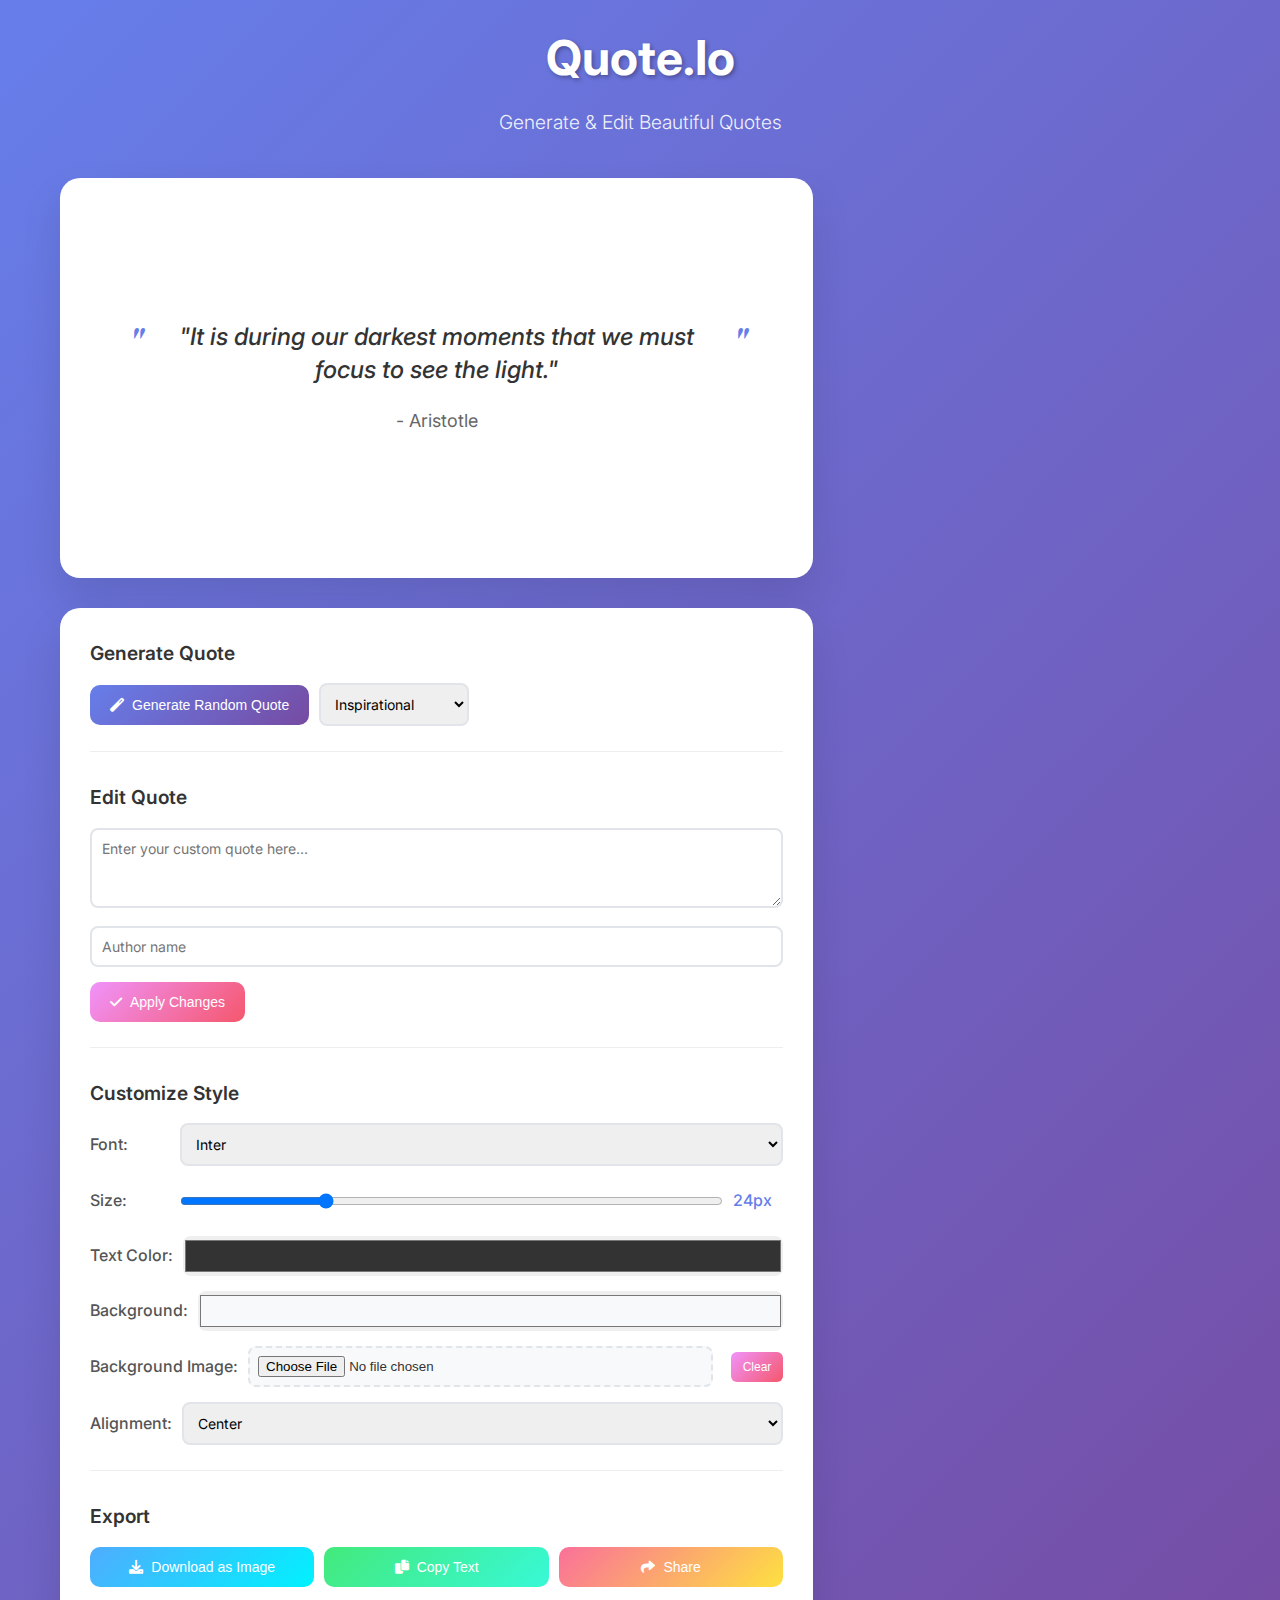
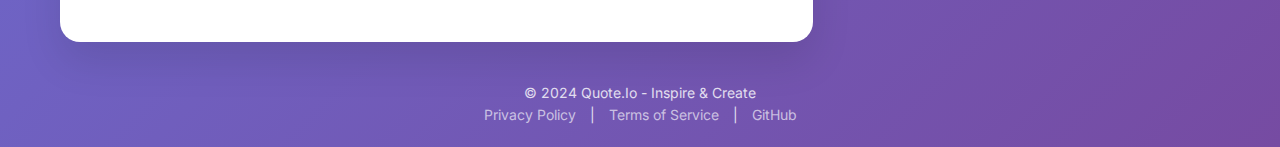
<file: index.html>
<!DOCTYPE html>
<html lang="en">
<head>
    <meta charset="UTF-8">
    <meta name="viewport" content="width=device-width, initial-scale=1.0">
    <title>Quote.Io - Generate & Edit Quotes</title>
    <link rel="stylesheet" href="styles.css">
    <link href="https://fonts.googleapis.com/css2?family=Inter:wght@300;400;500;600;700&family=Playfair+Display:wght@400;500;600;700&family=Roboto:wght@300;400;500;700&family=Open+Sans:wght@300;400;600;700&family=Lato:wght@300;400;700&family=Montserrat:wght@300;400;500;600;700&family=Poppins:wght@300;400;500;600;700&family=Merriweather:wght@300;400;700&family=Oswald:wght@300;400;500;600;700&family=Source+Sans+Pro:wght@300;400;600;700&family=Raleway:wght@300;400;500;600;700&family=Nunito:wght@300;400;600;700&family=Dancing+Script:wght@400;500;600;700&family=Pacifico&family=Lobster&family=Great+Vibes&family=Satisfy&family=Caveat:wght@400;500;600;700&family=Kalam:wght@300;400;700&family=Comfortaa:wght@300;400;500;600;700&display=swap" rel="stylesheet">
    <link rel="stylesheet" href="https://cdnjs.cloudflare.com/ajax/libs/font-awesome/6.0.0/css/all.min.css">
    
    <!-- Google AdSense -->
    <script async src="https://pagead2.googlesyndication.com/pagead/js/adsbygoogle.js?client=ca-pub-6962377793734299"
     crossorigin="anonymous"></script>
    
    <!-- Meta tags for better SEO and AdSense approval -->
    <meta name="description" content="Generate beautiful inspirational quotes with custom fonts, colors, and backgrounds. Download and share motivational quotes instantly.">
    <meta name="keywords" content="quotes, inspirational quotes, motivational quotes, quote generator, custom quotes, download quotes">
    <meta name="author" content="Quote.Io">
    <meta property="og:title" content="Quote.Io - Generate & Edit Beautiful Quotes">
    <meta property="og:description" content="Create stunning quote images with custom styling and share inspiration worldwide.">
    <meta property="og:type" content="website">
    <meta property="og:url" content="https://shakti826.github.io/quote-io">
    
    <!-- Google AdSense Account Verification -->
    <meta name="google-adsense-account" content="ca-pub-6962377793734299">
</head>
<body>
    <div class="container">
        <header class="header">
            <h1 class="logo">Quote.Io</h1>
            <p class="tagline">Generate & Edit Beautiful Quotes</p>
            
            <!-- Top Banner Ad -->
            <div class="ad-container ad-banner">
                <ins class="adsbygoogle"
                     style="display:block"
                     data-ad-client="ca-pub-6962377793734299"
                     data-ad-slot="1234567890"
                     data-ad-format="auto"
                     data-full-width-responsive="true"></ins>
            </div>
        </header>

        <main class="main-content">
            <!-- Quote Display Section -->
            <section class="quote-section">
                <div class="quote-container" id="quoteContainer">
                    <div class="quote-content">
                        <blockquote class="quote-text" id="quoteText">
                            "The only way to do great work is to love what you do."
                        </blockquote>
                        <cite class="quote-author" id="quoteAuthor">- Steve Jobs</cite>
                    </div>
                </div>
            </section>

            <!-- Side Ad (Mobile: Below quote, Desktop: Sidebar) -->
            <aside class="ad-container ad-sidebar">
                <ins class="adsbygoogle"
                     style="display:block"
                     data-ad-client="ca-pub-6962377793734299"
                     data-ad-slot="2345678901"
                     data-ad-format="auto"
                     data-full-width-responsive="true"></ins>
            </aside>

            <!-- Controls Section -->
            <section class="controls-section">
                <div class="control-group">
                    <h3>Generate Quote</h3>
                    <div class="button-group">
                        <button class="btn btn-primary" id="generateBtn">
                            <i class="fas fa-magic"></i> Generate Random Quote
                        </button>
                        <select class="category-select" id="categorySelect">
                            <option value="inspirational">Inspirational</option>
                            <option value="motivational">Motivational</option>
                            <option value="success">Success</option>
                            <option value="life">Life</option>
                            <option value="wisdom">Wisdom</option>
                            <option value="love">Love</option>
                        </select>
                    </div>
                </div>

                <!-- Middle Ad -->
                <div class="ad-container ad-middle">
                    <ins class="adsbygoogle"
                         style="display:block"
                         data-ad-client="ca-pub-6962377793734299"
                         data-ad-slot="3456789012"
                         data-ad-format="auto"
                         data-full-width-responsive="true"></ins>
                </div>

                <div class="control-group">
                    <h3>Edit Quote</h3>
                    <div class="edit-controls">
                        <textarea class="quote-input" id="quoteInput" placeholder="Enter your custom quote here..."></textarea>
                        <input type="text" class="author-input" id="authorInput" placeholder="Author name">
                        <button class="btn btn-secondary" id="applyEditBtn">
                            <i class="fas fa-check"></i> Apply Changes
                        </button>
                    </div>
                </div>

                <div class="control-group">
                    <h3>Customize Style</h3>
                    <div class="style-controls">
                        <div class="style-row">
                            <label for="fontFamily">Font:</label>
                            <select id="fontFamily">
                                <optgroup label="Sans Serif">
                                    <option value="Inter">Inter</option>
                                    <option value="Roboto">Roboto</option>
                                    <option value="Open Sans">Open Sans</option>
                                    <option value="Lato">Lato</option>
                                    <option value="Montserrat">Montserrat</option>
                                    <option value="Poppins">Poppins</option>
                                    <option value="Source Sans Pro">Source Sans Pro</option>
                                    <option value="Raleway">Raleway</option>
                                    <option value="Nunito">Nunito</option>
                                    <option value="Oswald">Oswald</option>
                                    <option value="Comfortaa">Comfortaa</option>
                                    <option value="Arial">Arial</option>
                                </optgroup>
                                <optgroup label="Serif">
                                    <option value="Playfair Display">Playfair Display</option>
                                    <option value="Merriweather">Merriweather</option>
                                    <option value="Georgia">Georgia</option>
                                    <option value="Times New Roman">Times New Roman</option>
                                </optgroup>
                                <optgroup label="Handwriting & Script">
                                    <option value="Dancing Script">Dancing Script</option>
                                    <option value="Pacifico">Pacifico</option>
                                    <option value="Lobster">Lobster</option>
                                    <option value="Great Vibes">Great Vibes</option>
                                    <option value="Satisfy">Satisfy</option>
                                    <option value="Caveat">Caveat</option>
                                    <option value="Kalam">Kalam</option>
                                </optgroup>
                            </select>
                        </div>
                        
                        <div class="style-row">
                            <label for="fontSize">Size:</label>
                            <input type="range" id="fontSize" min="16" max="48" value="24">
                            <span id="fontSizeValue">24px</span>
                        </div>
                        
                        <div class="style-row">
                            <label for="textColor">Text Color:</label>
                            <input type="color" id="textColor" value="#333333">
                        </div>
                        
                        <div class="style-row">
                            <label for="bgColor">Background:</label>
                            <input type="color" id="bgColor" value="#f8f9fa">
                        </div>
                        
                        <div class="style-row">
                            <label for="bgImage">Background Image:</label>
                            <input type="file" id="bgImage" accept="image/*">
                            <button type="button" class="btn-small" id="clearBgImage">Clear</button>
                        </div>
                        
                        <div class="style-row">
                            <label for="textAlign">Alignment:</label>
                            <select id="textAlign">
                                <option value="center">Center</option>
                                <option value="left">Left</option>
                                <option value="right">Right</option>
                            </select>
                        </div>
                    </div>
                </div>

                <div class="control-group">
                    <h3>Export</h3>
                    <div class="export-controls">
                        <button class="btn btn-success" id="downloadBtn">
                            <i class="fas fa-download"></i> Download as Image
                        </button>
                        <button class="btn btn-info" id="copyBtn">
                            <i class="fas fa-copy"></i> Copy Text
                        </button>
                        <button class="btn btn-warning" id="shareBtn">
                            <i class="fas fa-share"></i> Share
                        </button>
                    </div>
                </div>
            </section>
        </main>

        <!-- Bottom Ad -->
        <div class="ad-container ad-bottom">
            <ins class="adsbygoogle"
                 style="display:block"
                 data-ad-client="ca-pub-6962377793734299"
                 data-ad-slot="4567890123"
                 data-ad-format="auto"
                 data-full-width-responsive="true"></ins>
        </div>

        <footer class="footer">
            <p>&copy; 2024 Quote.Io - Inspire & Create</p>
            <p>
                <a href="privacy-policy.html" style="color: rgba(255,255,255,0.8); text-decoration: none; margin: 0 10px;">Privacy Policy</a> |
                <a href="terms-of-service.html" style="color: rgba(255,255,255,0.8); text-decoration: none; margin: 0 10px;">Terms of Service</a> |
                <a href="https://github.com/Shakti826/quote-io" target="_blank" style="color: rgba(255,255,255,0.8); text-decoration: none; margin: 0 10px;">GitHub</a>
            </p>
        </footer>
    </div>

    <script src="script.js"></script>
    
    <!-- Initialize AdSense -->
    <script>
        (adsbygoogle = window.adsbygoogle || []).push({});
        (adsbygoogle = window.adsbygoogle || []).push({});
        (adsbygoogle = window.adsbygoogle || []).push({});
        (adsbygoogle = window.adsbygoogle || []).push({});
    </script>
</body>
</html>
</file>
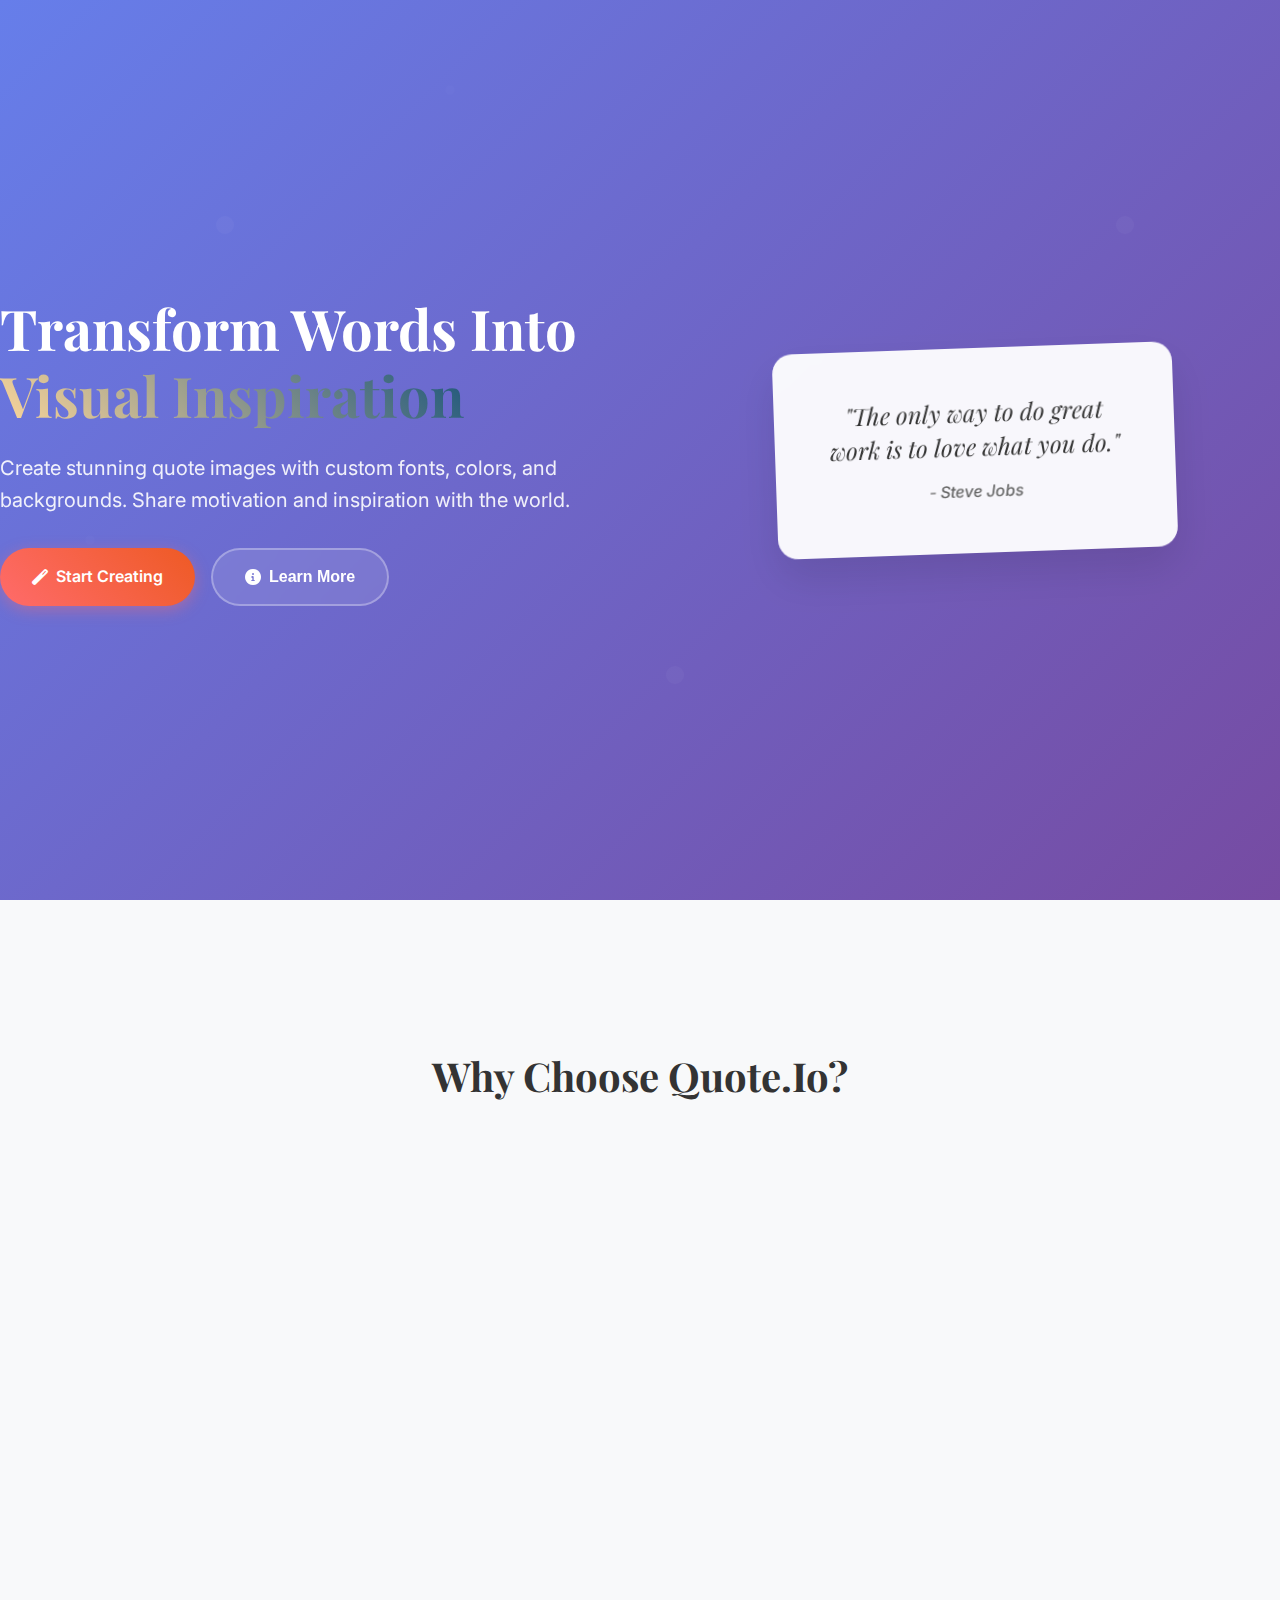
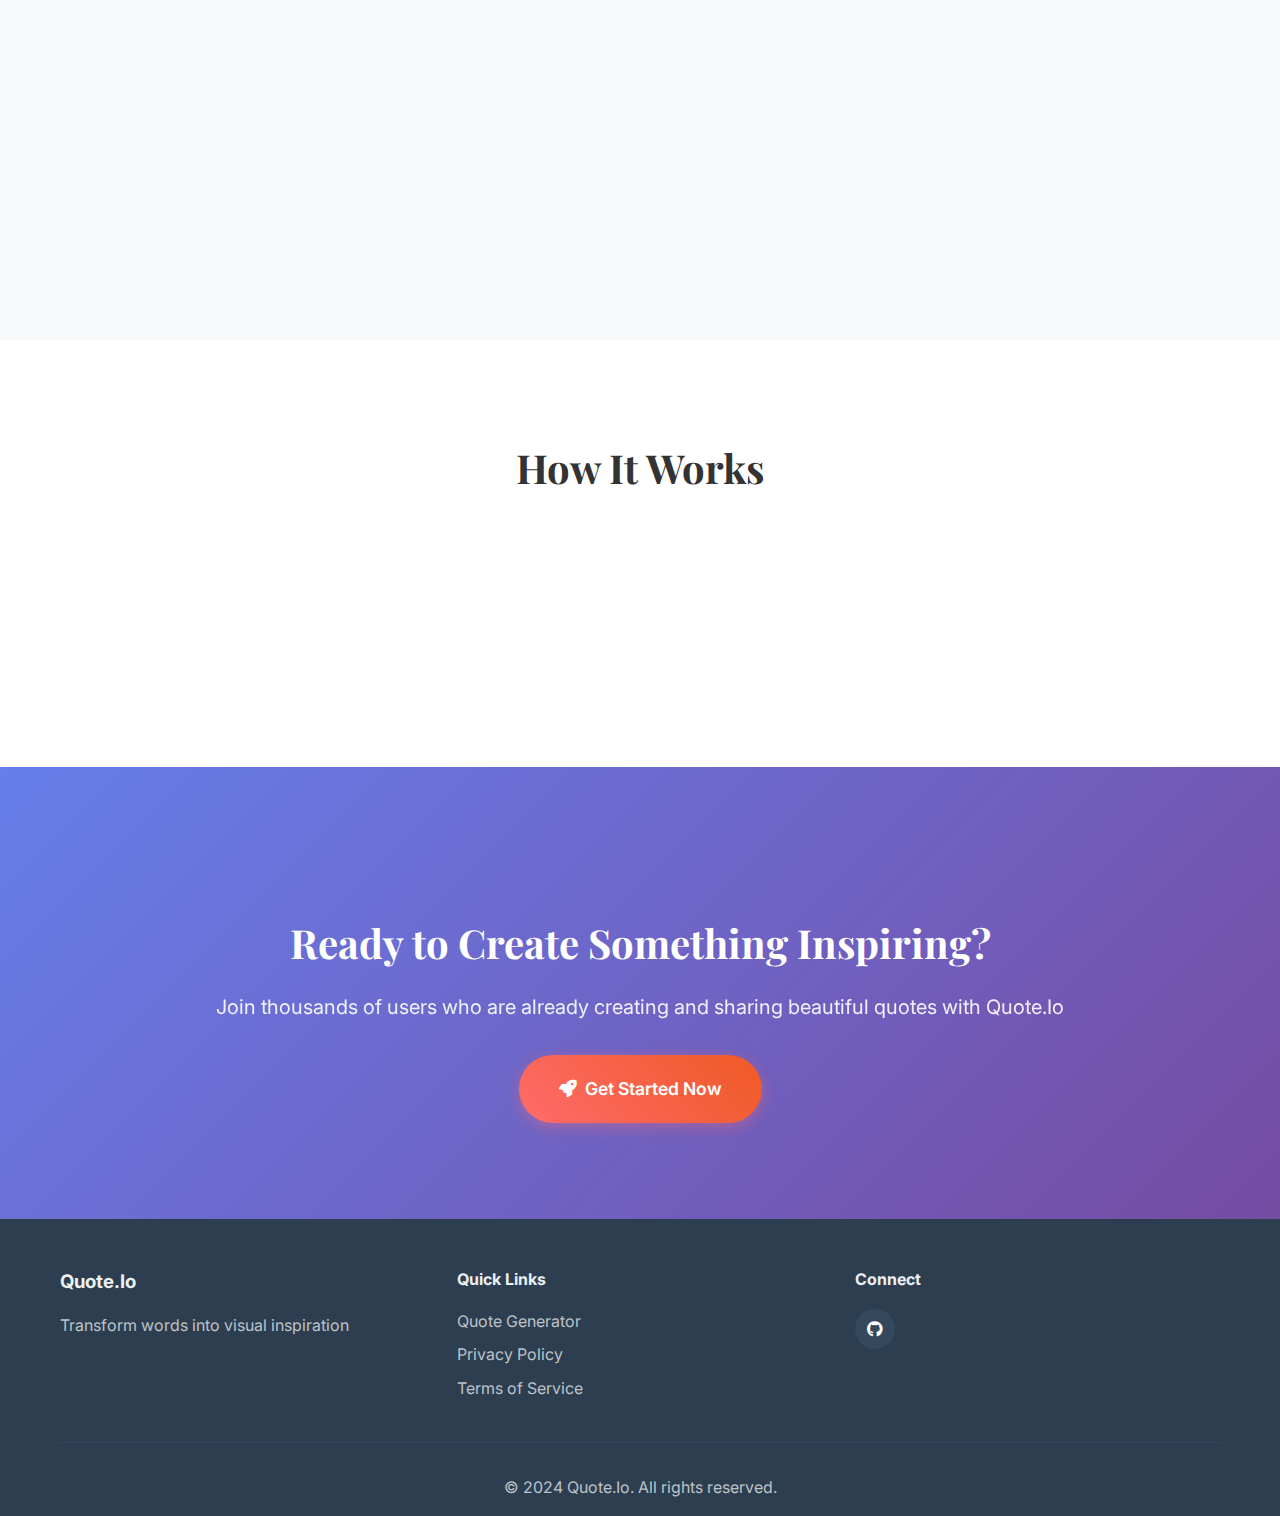
<file: landing.html>
<!DOCTYPE html>
<html lang="en">
<head>
    <meta charset="UTF-8">
    <meta name="viewport" content="width=device-width, initial-scale=1.0">
    <title>Quote.Io - Create Beautiful Inspirational Quotes</title>
    <link rel="stylesheet" href="landing-styles.css">
    <link href="https://fonts.googleapis.com/css2?family=Inter:wght@300;400;500;600;700&family=Playfair+Display:wght@400;500;600;700&display=swap" rel="stylesheet">
    <link rel="stylesheet" href="https://cdnjs.cloudflare.com/ajax/libs/font-awesome/6.0.0/css/all.min.css">
    
    <!-- Google AdSense -->
    <script async src="https://pagead2.googlesyndication.com/pagead/js/adsbygoogle.js?client=ca-pub-6962377793734299"
     crossorigin="anonymous"></script>
    
    <!-- Meta tags for SEO -->
    <meta name="description" content="Create stunning quote images with Quote.Io. Generate inspirational quotes, customize fonts and colors, and share beautiful motivational content instantly.">
    <meta name="keywords" content="quote generator, inspirational quotes, motivational quotes, custom quotes, quote maker, social media quotes">
    <meta name="author" content="Quote.Io">
    <meta property="og:title" content="Quote.Io - Create Beautiful Inspirational Quotes">
    <meta property="og:description" content="Transform words into visual inspiration with our powerful quote generator. Customize, create, and share beautiful quotes instantly.">
    <meta property="og:type" content="website">
</head>
<body>
    <!-- Hero Section -->
    <section class="hero">
        <div class="hero-container">
            <div class="hero-content">
                <h1 class="hero-title">
                    Transform Words Into 
                    <span class="highlight">Visual Inspiration</span>
                </h1>
                <p class="hero-subtitle">
                    Create stunning quote images with custom fonts, colors, and backgrounds. 
                    Share motivation and inspiration with the world.
                </p>
                <div class="hero-buttons">
                    <a href="index.html" class="btn btn-primary">
                        <i class="fas fa-magic"></i>
                        Start Creating
                    </a>
                    <button class="btn btn-secondary" onclick="scrollToFeatures()">
                        <i class="fas fa-info-circle"></i>
                        Learn More
                    </button>
                </div>
            </div>
            <div class="hero-visual">
                <div class="sample-quote">
                    <blockquote class="sample-text">
                        "The only way to do great work is to love what you do."
                    </blockquote>
                    <cite class="sample-author">- Steve Jobs</cite>
                </div>
            </div>
        </div>
    </section>

    <!-- Features Section -->
    <section class="features" id="features">
        <div class="container">
            <!-- Top Features Ad -->
            <div class="ad-container" style="text-align: center; margin-bottom: 3rem;">
                <ins class="adsbygoogle"
                     style="display:block"
                     data-ad-client="ca-pub-6962377793734299"
                     data-ad-slot="5678901234"
                     data-ad-format="auto"
                     data-full-width-responsive="true"></ins>
            </div>
            
            <h2 class="section-title">Why Choose Quote.Io?</h2>
            <div class="features-grid">
                <div class="feature-card">
                    <div class="feature-icon">
                        <i class="fas fa-palette"></i>
                    </div>
                    <h3>Custom Styling</h3>
                    <p>Choose from dozens of fonts, colors, and backgrounds to create quotes that match your style perfectly.</p>
                </div>
                
                <div class="feature-card">
                    <div class="feature-icon">
                        <i class="fas fa-random"></i>
                    </div>
                    <h3>Random Generation</h3>
                    <p>Get inspired with our curated collection of quotes from various categories including motivation, success, and wisdom.</p>
                </div>
                
                <div class="feature-card">
                    <div class="feature-icon">
                        <i class="fas fa-edit"></i>
                    </div>
                    <h3>Easy Editing</h3>
                    <p>Create your own quotes or modify existing ones with our intuitive editing interface.</p>
                </div>
                
                <div class="feature-card">
                    <div class="feature-icon">
                        <i class="fas fa-download"></i>
                    </div>
                    <h3>Instant Download</h3>
                    <p>Download your creations as high-quality images ready for social media, presentations, or printing.</p>
                </div>
                
                <div class="feature-card">
                    <div class="feature-icon">
                        <i class="fas fa-share-alt"></i>
                    </div>
                    <h3>Easy Sharing</h3>
                    <p>Share your inspirational quotes directly to social media or copy the text for quick sharing.</p>
                </div>
                
                <div class="feature-card">
                    <div class="feature-icon">
                        <i class="fas fa-mobile-alt"></i>
                    </div>
                    <h3>Mobile Friendly</h3>
                    <p>Create beautiful quotes on any device with our responsive design that works perfectly on mobile and desktop.</p>
                </div>
            </div>
        </div>
    </section>

    <!-- How It Works Section -->
    <section class="how-it-works">
        <div class="container">
            <h2 class="section-title">How It Works</h2>
            <div class="steps">
                <div class="step">
                    <div class="step-number">1</div>
                    <div class="step-content">
                        <h3>Generate or Create</h3>
                        <p>Start with a random inspirational quote or write your own custom message.</p>
                    </div>
                </div>
                
                <div class="step">
                    <div class="step-number">2</div>
                    <div class="step-content">
                        <h3>Customize Style</h3>
                        <p>Choose fonts, colors, backgrounds, and alignment to make your quote unique.</p>
                    </div>
                </div>
                
                <div class="step">
                    <div class="step-number">3</div>
                    <div class="step-content">
                        <h3>Download & Share</h3>
                        <p>Export your creation as an image or share the text directly to inspire others.</p>
                    </div>
                </div>
            </div>
        </div>
    </section>

    <!-- CTA Section -->
    <section class="cta">
        <div class="container">
            <!-- Pre-CTA Ad -->
            <div class="ad-container" style="text-align: center; margin-bottom: 3rem;">
                <ins class="adsbygoogle"
                     style="display:block"
                     data-ad-client="ca-pub-6962377793734299"
                     data-ad-slot="6789012345"
                     data-ad-format="auto"
                     data-full-width-responsive="true"></ins>
            </div>
            
            <div class="cta-content">
                <h2>Ready to Create Something Inspiring?</h2>
                <p>Join thousands of users who are already creating and sharing beautiful quotes with Quote.Io</p>
                <a href="index.html" class="btn btn-primary btn-large">
                    <i class="fas fa-rocket"></i>
                    Get Started Now
                </a>
            </div>
        </div>
    </section>

    <!-- Footer -->
    <footer class="footer">
        <div class="container">
            <div class="footer-content">
                <div class="footer-section">
                    <h3>Quote.Io</h3>
                    <p>Transform words into visual inspiration</p>
                </div>
                <div class="footer-section">
                    <h4>Quick Links</h4>
                    <ul>
                        <li><a href="index.html">Quote Generator</a></li>
                        <li><a href="privacy-policy.html">Privacy Policy</a></li>
                        <li><a href="terms-of-service.html">Terms of Service</a></li>
                    </ul>
                </div>
                <div class="footer-section">
                    <h4>Connect</h4>
                    <div class="social-links">
                        <a href="https://github.com/Shakti826/quote-io" target="_blank">
                            <i class="fab fa-github"></i>
                        </a>
                    </div>
                </div>
            </div>
            <div class="footer-bottom">
                <p>&copy; 2024 Quote.Io. All rights reserved.</p>
            </div>
        </div>
    </footer>

    <script>
        function scrollToFeatures() {
            document.getElementById('features').scrollIntoView({ 
                behavior: 'smooth' 
            });
        }

        // Add smooth scrolling for all anchor links
        document.querySelectorAll('a[href^="#"]').forEach(anchor => {
            anchor.addEventListener('click', function (e) {
                e.preventDefault();
                document.querySelector(this.getAttribute('href')).scrollIntoView({
                    behavior: 'smooth'
                });
            });
        });

        // Add animation on scroll
        const observerOptions = {
            threshold: 0.1,
            rootMargin: '0px 0px -50px 0px'
        };

        const observer = new IntersectionObserver((entries) => {
            entries.forEach(entry => {
                if (entry.isIntersecting) {
                    entry.target.classList.add('animate-in');
                }
            });
        }, observerOptions);

        // Observe all feature cards and steps
        document.querySelectorAll('.feature-card, .step').forEach(el => {
            observer.observe(el);
        });
    </script>
    
    <!-- Initialize AdSense -->
    <script>
        (adsbygoogle = window.adsbygoogle || []).push({});
        (adsbygoogle = window.adsbygoogle || []).push({});
    </script>
</body>
</html>
</file>
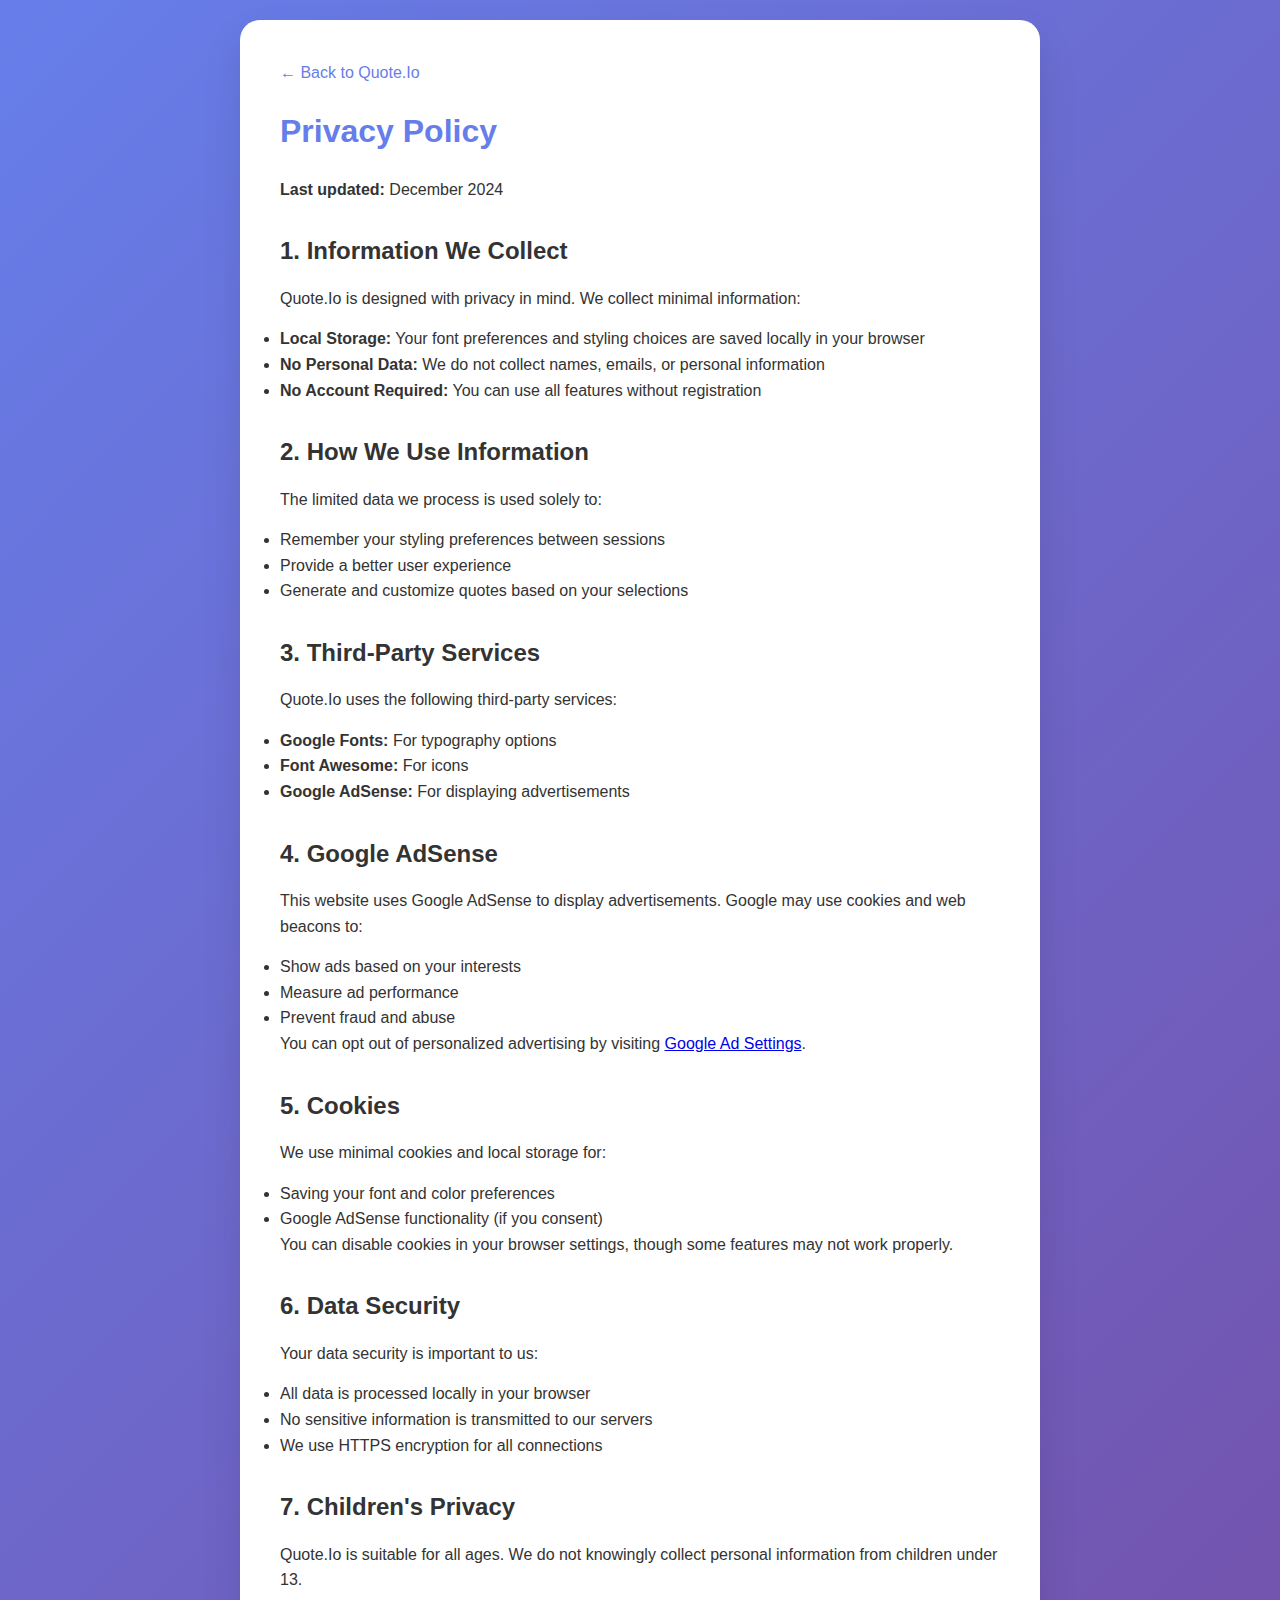
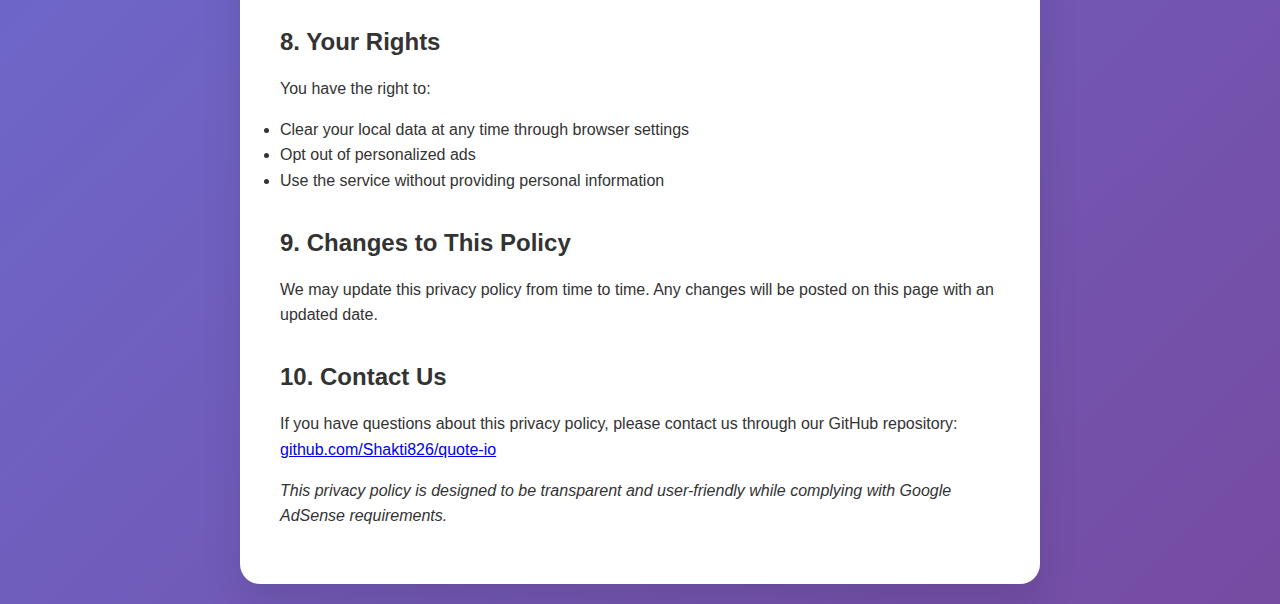
<file: privacy-policy.html>
<!DOCTYPE html>
<html lang="en">
<head>
    <meta charset="UTF-8">
    <meta name="viewport" content="width=device-width, initial-scale=1.0">
    <title>Privacy Policy - Quote.Io</title>
    <link rel="stylesheet" href="styles.css">
    <style>
        .policy-container {
            max-width: 800px;
            margin: 0 auto;
            background: white;
            padding: 40px;
            border-radius: 20px;
            box-shadow: 0 20px 40px rgba(0,0,0,0.1);
        }
        .policy-container h1 {
            color: #667eea;
            margin-bottom: 20px;
        }
        .policy-container h2 {
            color: #333;
            margin-top: 30px;
            margin-bottom: 15px;
        }
        .policy-container p {
            margin-bottom: 15px;
            line-height: 1.6;
        }
        .back-link {
            display: inline-block;
            margin-bottom: 20px;
            color: #667eea;
            text-decoration: none;
            font-weight: 500;
        }
        .back-link:hover {
            text-decoration: underline;
        }
    </style>
</head>
<body>
    <div class="container">
        <div class="policy-container">
            <a href="index.html" class="back-link">← Back to Quote.Io</a>
            
            <h1>Privacy Policy</h1>
            <p><strong>Last updated:</strong> December 2024</p>

            <h2>1. Information We Collect</h2>
            <p>Quote.Io is designed with privacy in mind. We collect minimal information:</p>
            <ul>
                <li><strong>Local Storage:</strong> Your font preferences and styling choices are saved locally in your browser</li>
                <li><strong>No Personal Data:</strong> We do not collect names, emails, or personal information</li>
                <li><strong>No Account Required:</strong> You can use all features without registration</li>
            </ul>

            <h2>2. How We Use Information</h2>
            <p>The limited data we process is used solely to:</p>
            <ul>
                <li>Remember your styling preferences between sessions</li>
                <li>Provide a better user experience</li>
                <li>Generate and customize quotes based on your selections</li>
            </ul>

            <h2>3. Third-Party Services</h2>
            <p>Quote.Io uses the following third-party services:</p>
            <ul>
                <li><strong>Google Fonts:</strong> For typography options</li>
                <li><strong>Font Awesome:</strong> For icons</li>
                <li><strong>Google AdSense:</strong> For displaying advertisements</li>
            </ul>

            <h2>4. Google AdSense</h2>
            <p>This website uses Google AdSense to display advertisements. Google may use cookies and web beacons to:</p>
            <ul>
                <li>Show ads based on your interests</li>
                <li>Measure ad performance</li>
                <li>Prevent fraud and abuse</li>
            </ul>
            <p>You can opt out of personalized advertising by visiting <a href="https://www.google.com/settings/ads" target="_blank">Google Ad Settings</a>.</p>

            <h2>5. Cookies</h2>
            <p>We use minimal cookies and local storage for:</p>
            <ul>
                <li>Saving your font and color preferences</li>
                <li>Google AdSense functionality (if you consent)</li>
            </ul>
            <p>You can disable cookies in your browser settings, though some features may not work properly.</p>

            <h2>6. Data Security</h2>
            <p>Your data security is important to us:</p>
            <ul>
                <li>All data is processed locally in your browser</li>
                <li>No sensitive information is transmitted to our servers</li>
                <li>We use HTTPS encryption for all connections</li>
            </ul>

            <h2>7. Children's Privacy</h2>
            <p>Quote.Io is suitable for all ages. We do not knowingly collect personal information from children under 13.</p>

            <h2>8. Your Rights</h2>
            <p>You have the right to:</p>
            <ul>
                <li>Clear your local data at any time through browser settings</li>
                <li>Opt out of personalized ads</li>
                <li>Use the service without providing personal information</li>
            </ul>

            <h2>9. Changes to This Policy</h2>
            <p>We may update this privacy policy from time to time. Any changes will be posted on this page with an updated date.</p>

            <h2>10. Contact Us</h2>
            <p>If you have questions about this privacy policy, please contact us through our GitHub repository: <a href="https://github.com/Shakti826/quote-io" target="_blank">github.com/Shakti826/quote-io</a></p>

            <p><em>This privacy policy is designed to be transparent and user-friendly while complying with Google AdSense requirements.</em></p>
        </div>
    </div>
</body>
</html>
</file>
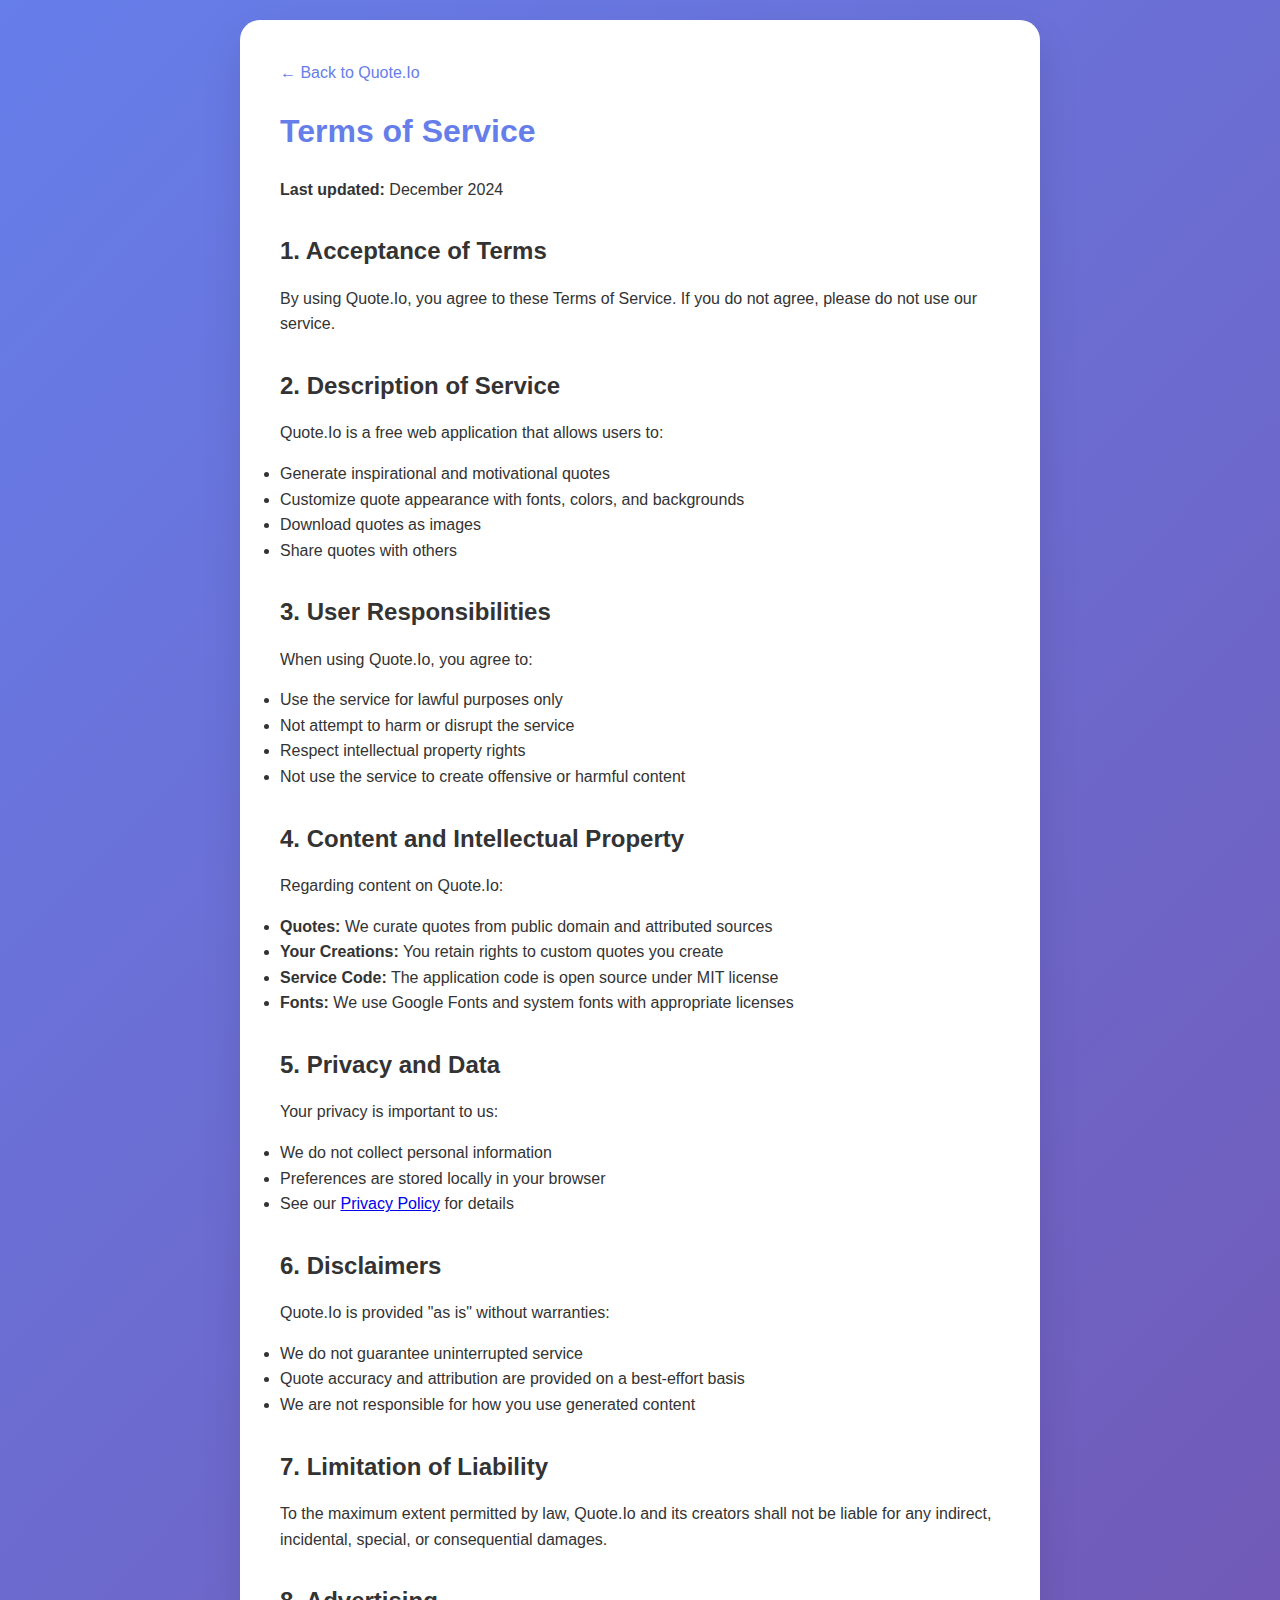
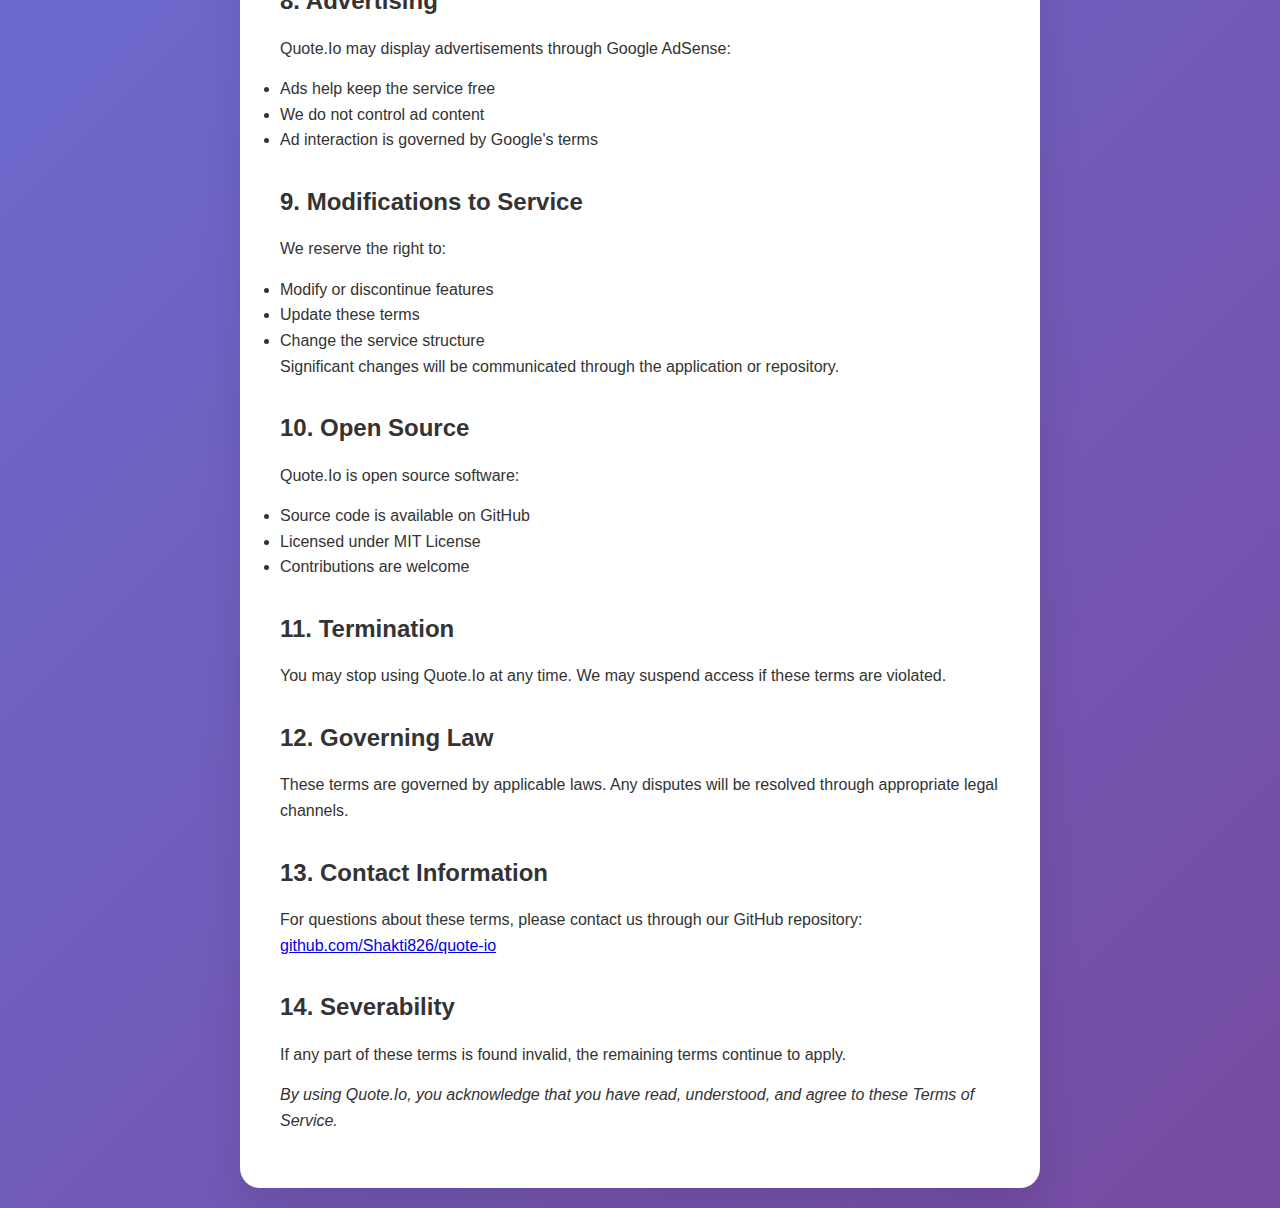
<file: terms-of-service.html>
<!DOCTYPE html>
<html lang="en">
<head>
    <meta charset="UTF-8">
    <meta name="viewport" content="width=device-width, initial-scale=1.0">
    <title>Terms of Service - Quote.Io</title>
    <link rel="stylesheet" href="styles.css">
    <style>
        .terms-container {
            max-width: 800px;
            margin: 0 auto;
            background: white;
            padding: 40px;
            border-radius: 20px;
            box-shadow: 0 20px 40px rgba(0,0,0,0.1);
        }
        .terms-container h1 {
            color: #667eea;
            margin-bottom: 20px;
        }
        .terms-container h2 {
            color: #333;
            margin-top: 30px;
            margin-bottom: 15px;
        }
        .terms-container p {
            margin-bottom: 15px;
            line-height: 1.6;
        }
        .back-link {
            display: inline-block;
            margin-bottom: 20px;
            color: #667eea;
            text-decoration: none;
            font-weight: 500;
        }
        .back-link:hover {
            text-decoration: underline;
        }
    </style>
</head>
<body>
    <div class="container">
        <div class="terms-container">
            <a href="index.html" class="back-link">← Back to Quote.Io</a>
            
            <h1>Terms of Service</h1>
            <p><strong>Last updated:</strong> December 2024</p>

            <h2>1. Acceptance of Terms</h2>
            <p>By using Quote.Io, you agree to these Terms of Service. If you do not agree, please do not use our service.</p>

            <h2>2. Description of Service</h2>
            <p>Quote.Io is a free web application that allows users to:</p>
            <ul>
                <li>Generate inspirational and motivational quotes</li>
                <li>Customize quote appearance with fonts, colors, and backgrounds</li>
                <li>Download quotes as images</li>
                <li>Share quotes with others</li>
            </ul>

            <h2>3. User Responsibilities</h2>
            <p>When using Quote.Io, you agree to:</p>
            <ul>
                <li>Use the service for lawful purposes only</li>
                <li>Not attempt to harm or disrupt the service</li>
                <li>Respect intellectual property rights</li>
                <li>Not use the service to create offensive or harmful content</li>
            </ul>

            <h2>4. Content and Intellectual Property</h2>
            <p>Regarding content on Quote.Io:</p>
            <ul>
                <li><strong>Quotes:</strong> We curate quotes from public domain and attributed sources</li>
                <li><strong>Your Creations:</strong> You retain rights to custom quotes you create</li>
                <li><strong>Service Code:</strong> The application code is open source under MIT license</li>
                <li><strong>Fonts:</strong> We use Google Fonts and system fonts with appropriate licenses</li>
            </ul>

            <h2>5. Privacy and Data</h2>
            <p>Your privacy is important to us:</p>
            <ul>
                <li>We do not collect personal information</li>
                <li>Preferences are stored locally in your browser</li>
                <li>See our <a href="privacy-policy.html">Privacy Policy</a> for details</li>
            </ul>

            <h2>6. Disclaimers</h2>
            <p>Quote.Io is provided "as is" without warranties:</p>
            <ul>
                <li>We do not guarantee uninterrupted service</li>
                <li>Quote accuracy and attribution are provided on a best-effort basis</li>
                <li>We are not responsible for how you use generated content</li>
            </ul>

            <h2>7. Limitation of Liability</h2>
            <p>To the maximum extent permitted by law, Quote.Io and its creators shall not be liable for any indirect, incidental, special, or consequential damages.</p>

            <h2>8. Advertising</h2>
            <p>Quote.Io may display advertisements through Google AdSense:</p>
            <ul>
                <li>Ads help keep the service free</li>
                <li>We do not control ad content</li>
                <li>Ad interaction is governed by Google's terms</li>
            </ul>

            <h2>9. Modifications to Service</h2>
            <p>We reserve the right to:</p>
            <ul>
                <li>Modify or discontinue features</li>
                <li>Update these terms</li>
                <li>Change the service structure</li>
            </ul>
            <p>Significant changes will be communicated through the application or repository.</p>

            <h2>10. Open Source</h2>
            <p>Quote.Io is open source software:</p>
            <ul>
                <li>Source code is available on GitHub</li>
                <li>Licensed under MIT License</li>
                <li>Contributions are welcome</li>
            </ul>

            <h2>11. Termination</h2>
            <p>You may stop using Quote.Io at any time. We may suspend access if these terms are violated.</p>

            <h2>12. Governing Law</h2>
            <p>These terms are governed by applicable laws. Any disputes will be resolved through appropriate legal channels.</p>

            <h2>13. Contact Information</h2>
            <p>For questions about these terms, please contact us through our GitHub repository: <a href="https://github.com/Shakti826/quote-io" target="_blank">github.com/Shakti826/quote-io</a></p>

            <h2>14. Severability</h2>
            <p>If any part of these terms is found invalid, the remaining terms continue to apply.</p>

            <p><em>By using Quote.Io, you acknowledge that you have read, understood, and agree to these Terms of Service.</em></p>
        </div>
    </div>
</body>
</html>
</file>
<file: styles.css>
/* Reset and Base Styles */
* {
    margin: 0;
    padding: 0;
    box-sizing: border-box;
}

body {
    font-family: 'Inter', sans-serif;
    line-height: 1.6;
    color: #333;
    background: linear-gradient(135deg, #667eea 0%, #764ba2 100%);
    min-height: 100vh;
}

.container {
    max-width: 1200px;
    margin: 0 auto;
    padding: 20px;
}

/* Header */
.header {
    text-align: center;
    margin-bottom: 40px;
    color: white;
}

.logo {
    font-size: 3rem;
    font-weight: 700;
    margin-bottom: 10px;
    text-shadow: 2px 2px 4px rgba(0,0,0,0.3);
}

.tagline {
    font-size: 1.2rem;
    opacity: 0.9;
    font-weight: 300;
}

/* Main Content */
.main-content {
    display: grid;
    grid-template-columns: 2fr 1fr;
    gap: 30px;
    align-items: start;
}

@media (max-width: 768px) {
    .main-content {
        grid-template-columns: 1fr;
        gap: 20px;
    }
}

/* Quote Section */
.quote-section {
    background: white;
    border-radius: 20px;
    padding: 40px;
    box-shadow: 0 20px 40px rgba(0,0,0,0.1);
    min-height: 400px;
    display: flex;
    align-items: center;
    justify-content: center;
}

.quote-container {
    width: 100%;
    text-align: center;
    transition: all 0.3s ease;
}

.quote-content {
    max-width: 600px;
    margin: 0 auto;
}

.quote-text {
    font-size: 24px;
    font-weight: 500;
    line-height: 1.4;
    margin-bottom: 20px;
    font-style: italic;
    color: #333;
    position: relative;
    padding: 0 20px;
}

.quote-text::before,
.quote-text::after {
    content: '"';
    font-size: 3rem;
    color: #667eea;
    position: absolute;
    top: -10px;
    font-family: 'Playfair Display', serif;
}

.quote-text::before {
    left: -10px;
}

.quote-text::after {
    right: -10px;
}

.quote-author {
    font-size: 18px;
    color: #666;
    font-weight: 400;
    font-style: normal;
}

/* Controls Section */
.controls-section {
    background: white;
    border-radius: 20px;
    padding: 30px;
    box-shadow: 0 20px 40px rgba(0,0,0,0.1);
    height: fit-content;
}

.control-group {
    margin-bottom: 30px;
    padding-bottom: 25px;
    border-bottom: 1px solid #eee;
}

.control-group:last-child {
    border-bottom: none;
    margin-bottom: 0;
}

.control-group h3 {
    font-size: 1.2rem;
    margin-bottom: 15px;
    color: #333;
    font-weight: 600;
}

/* Buttons */
.btn {
    background: linear-gradient(135deg, #667eea 0%, #764ba2 100%);
    color: white;
    border: none;
    padding: 12px 20px;
    border-radius: 10px;
    cursor: pointer;
    font-size: 14px;
    font-weight: 500;
    transition: all 0.3s ease;
    display: inline-flex;
    align-items: center;
    gap: 8px;
    text-decoration: none;
}

.btn:hover {
    transform: translateY(-2px);
    box-shadow: 0 10px 20px rgba(0,0,0,0.2);
}

.btn-primary {
    background: linear-gradient(135deg, #667eea 0%, #764ba2 100%);
}

.btn-secondary {
    background: linear-gradient(135deg, #f093fb 0%, #f5576c 100%);
}

.btn-success {
    background: linear-gradient(135deg, #4facfe 0%, #00f2fe 100%);
}

.btn-info {
    background: linear-gradient(135deg, #43e97b 0%, #38f9d7 100%);
}

.btn-warning {
    background: linear-gradient(135deg, #fa709a 0%, #fee140 100%);
}

.button-group {
    display: flex;
    gap: 10px;
    align-items: center;
    flex-wrap: wrap;
}

/* Form Elements */
.category-select,
.quote-input,
.author-input,
select,
input[type="range"] {
    padding: 10px;
    border: 2px solid #e1e5e9;
    border-radius: 8px;
    font-size: 14px;
    transition: border-color 0.3s ease;
    font-family: inherit;
}

.category-select:focus,
.quote-input:focus,
.author-input:focus,
select:focus {
    outline: none;
    border-color: #667eea;
}

.quote-input {
    width: 100%;
    min-height: 80px;
    resize: vertical;
    margin-bottom: 10px;
}

.author-input {
    width: 100%;
    margin-bottom: 15px;
}

.category-select {
    min-width: 150px;
}

/* Style Controls */
.style-controls {
    display: flex;
    flex-direction: column;
    gap: 15px;
}

.style-row {
    display: flex;
    align-items: center;
    gap: 10px;
    flex-wrap: wrap;
}

.style-row label {
    min-width: 80px;
    font-weight: 500;
    color: #555;
}

.style-row select,
.style-row input {
    flex: 1;
    min-width: 100px;
}

/* Font selector styling */
#fontFamily {
    min-width: 180px;
}

#fontFamily optgroup {
    font-weight: 600;
    color: #667eea;
    background: #f8f9fa;
    padding: 5px;
}

#fontFamily option {
    padding: 5px 10px;
    font-weight: 400;
    color: #333;
}

/* Preview font in selector */
#fontFamily option[value="Inter"] { font-family: 'Inter', sans-serif; }
#fontFamily option[value="Roboto"] { font-family: 'Roboto', sans-serif; }
#fontFamily option[value="Open Sans"] { font-family: 'Open Sans', sans-serif; }
#fontFamily option[value="Lato"] { font-family: 'Lato', sans-serif; }
#fontFamily option[value="Montserrat"] { font-family: 'Montserrat', sans-serif; }
#fontFamily option[value="Poppins"] { font-family: 'Poppins', sans-serif; }
#fontFamily option[value="Source Sans Pro"] { font-family: 'Source Sans Pro', sans-serif; }
#fontFamily option[value="Raleway"] { font-family: 'Raleway', sans-serif; }
#fontFamily option[value="Nunito"] { font-family: 'Nunito', sans-serif; }
#fontFamily option[value="Oswald"] { font-family: 'Oswald', sans-serif; }
#fontFamily option[value="Comfortaa"] { font-family: 'Comfortaa', sans-serif; }
#fontFamily option[value="Playfair Display"] { font-family: 'Playfair Display', serif; }
#fontFamily option[value="Merriweather"] { font-family: 'Merriweather', serif; }
#fontFamily option[value="Dancing Script"] { font-family: 'Dancing Script', cursive; }
#fontFamily option[value="Pacifico"] { font-family: 'Pacifico', cursive; }
#fontFamily option[value="Lobster"] { font-family: 'Lobster', cursive; }
#fontFamily option[value="Great Vibes"] { font-family: 'Great Vibes', cursive; }
#fontFamily option[value="Satisfy"] { font-family: 'Satisfy', cursive; }
#fontFamily option[value="Caveat"] { font-family: 'Caveat', cursive; }
#fontFamily option[value="Kalam"] { font-family: 'Kalam', cursive; }
#fontFamily option[value="Arial"] { font-family: 'Arial', sans-serif; }
#fontFamily option[value="Georgia"] { font-family: 'Georgia', serif; }
#fontFamily option[value="Times New Roman"] { font-family: 'Times New Roman', serif; }

input[type="color"] {
    width: 50px;
    height: 40px;
    border: none;
    border-radius: 8px;
    cursor: pointer;
}

input[type="file"] {
    flex: 1;
    padding: 8px;
    border: 2px dashed #e1e5e9;
    border-radius: 8px;
    background: #f8f9fa;
    cursor: pointer;
    transition: border-color 0.3s ease;
}

input[type="file"]:hover {
    border-color: #667eea;
    background: #f0f2ff;
}

.btn-small {
    background: linear-gradient(135deg, #f093fb 0%, #f5576c 100%);
    color: white;
    border: none;
    padding: 8px 12px;
    border-radius: 6px;
    cursor: pointer;
    font-size: 12px;
    font-weight: 500;
    transition: all 0.3s ease;
    margin-left: 8px;
}

.btn-small:hover {
    transform: translateY(-1px);
    box-shadow: 0 5px 10px rgba(0,0,0,0.2);
}

input[type="range"] {
    flex: 1;
}

#fontSizeValue {
    min-width: 50px;
    font-weight: 500;
    color: #667eea;
}

/* Export Controls */
.export-controls {
    display: flex;
    gap: 10px;
    flex-wrap: wrap;
}

.export-controls .btn {
    flex: 1;
    min-width: 120px;
    justify-content: center;
}

/* Footer */
.footer {
    text-align: center;
    margin-top: 40px;
    color: white;
    opacity: 0.8;
    font-size: 14px;
}

/* Animations */
@keyframes fadeIn {
    from {
        opacity: 0;
        transform: translateY(20px);
    }
    to {
        opacity: 1;
        transform: translateY(0);
    }
}

.quote-container {
    animation: fadeIn 0.5s ease;
}

/* Responsive Design */
@media (max-width: 768px) {
    .container {
        padding: 15px;
    }
    
    .logo {
        font-size: 2.5rem;
    }
    
    .quote-section {
        padding: 30px 20px;
    }
    
    .quote-text {
        font-size: 20px;
    }
    
    .controls-section {
        padding: 20px;
    }
    
    .button-group,
    .export-controls {
        flex-direction: column;
    }
    
    .btn {
        width: 100%;
        justify-content: center;
    }
    
    .style-row {
        flex-direction: column;
        align-items: stretch;
    }
    
    .style-row label {
        min-width: auto;
    }
}

/* Loading Animation */
.loading {
    opacity: 0.6;
    pointer-events: none;
}

.loading .quote-text {
    animation: pulse 1.5s infinite;
}

@keyframes pulse {
    0%, 100% {
        opacity: 1;
    }
    50% {
        opacity: 0.5;
    }
}
</file>
<file: landing-styles.css>
/* Reset and Base Styles */
* {
    margin: 0;
    padding: 0;
    box-sizing: border-box;
}

body {
    font-family: 'Inter', -apple-system, BlinkMacSystemFont, 'Segoe UI', Roboto, sans-serif;
    line-height: 1.6;
    color: #333;
    overflow-x: hidden;
}

.container {
    max-width: 1200px;
    margin: 0 auto;
    padding: 0 20px;
}

/* Hero Section */
.hero {
    background: linear-gradient(135deg, #667eea 0%, #764ba2 100%);
    min-height: 100vh;
    display: flex;
    align-items: center;
    position: relative;
    overflow: hidden;
}

.hero::before {
    content: '';
    position: absolute;
    top: 0;
    left: 0;
    right: 0;
    bottom: 0;
    background: url('data:image/svg+xml,<svg xmlns="http://www.w3.org/2000/svg" viewBox="0 0 100 100"><defs><pattern id="grain" width="100" height="100" patternUnits="userSpaceOnUse"><circle cx="25" cy="25" r="1" fill="rgba(255,255,255,0.1)"/><circle cx="75" cy="75" r="1" fill="rgba(255,255,255,0.1)"/><circle cx="50" cy="10" r="0.5" fill="rgba(255,255,255,0.05)"/><circle cx="10" cy="60" r="0.5" fill="rgba(255,255,255,0.05)"/><circle cx="90" cy="40" r="0.5" fill="rgba(255,255,255,0.05)"/></pattern></defs><rect width="100" height="100" fill="url(%23grain)"/></svg>');
    opacity: 0.3;
}

.hero-container {
    display: grid;
    grid-template-columns: 1fr 1fr;
    gap: 60px;
    align-items: center;
    position: relative;
    z-index: 1;
}

.hero-content {
    color: white;
}

.hero-title {
    font-size: 3.5rem;
    font-weight: 700;
    line-height: 1.2;
    margin-bottom: 1.5rem;
    font-family: 'Playfair Display', serif;
}

.highlight {
    background: linear-gradient(45deg, #ffd89b, #19547b);
    -webkit-background-clip: text;
    -webkit-text-fill-color: transparent;
    background-clip: text;
}

.hero-subtitle {
    font-size: 1.25rem;
    margin-bottom: 2rem;
    opacity: 0.9;
    line-height: 1.6;
}

.hero-buttons {
    display: flex;
    gap: 1rem;
    flex-wrap: wrap;
}

.btn {
    display: inline-flex;
    align-items: center;
    gap: 0.5rem;
    padding: 1rem 2rem;
    border: none;
    border-radius: 50px;
    font-size: 1rem;
    font-weight: 600;
    text-decoration: none;
    cursor: pointer;
    transition: all 0.3s ease;
    position: relative;
    overflow: hidden;
}

.btn-primary {
    background: linear-gradient(45deg, #ff6b6b, #ee5a24);
    color: white;
    box-shadow: 0 4px 15px rgba(255, 107, 107, 0.4);
}

.btn-primary:hover {
    transform: translateY(-2px);
    box-shadow: 0 8px 25px rgba(255, 107, 107, 0.6);
}

.btn-secondary {
    background: rgba(255, 255, 255, 0.1);
    color: white;
    border: 2px solid rgba(255, 255, 255, 0.3);
    backdrop-filter: blur(10px);
}

.btn-secondary:hover {
    background: rgba(255, 255, 255, 0.2);
    border-color: rgba(255, 255, 255, 0.5);
    transform: translateY(-2px);
}

.btn-large {
    padding: 1.25rem 2.5rem;
    font-size: 1.1rem;
}

/* Hero Visual */
.hero-visual {
    display: flex;
    justify-content: center;
    align-items: center;
}

.sample-quote {
    background: rgba(255, 255, 255, 0.95);
    padding: 3rem;
    border-radius: 20px;
    box-shadow: 0 20px 40px rgba(0, 0, 0, 0.1);
    backdrop-filter: blur(10px);
    text-align: center;
    max-width: 400px;
    transform: rotate(-2deg);
    transition: transform 0.3s ease;
}

.sample-quote:hover {
    transform: rotate(0deg) scale(1.05);
}

.sample-text {
    font-size: 1.5rem;
    font-style: italic;
    color: #333;
    margin-bottom: 1rem;
    font-family: 'Playfair Display', serif;
    line-height: 1.4;
}

.sample-author {
    font-size: 1rem;
    color: #666;
    font-weight: 500;
}

/* Features Section */
.features {
    padding: 6rem 0;
    background: #f8f9fa;
}

.section-title {
    text-align: center;
    font-size: 2.5rem;
    font-weight: 700;
    margin-bottom: 3rem;
    color: #333;
    font-family: 'Playfair Display', serif;
}

.features-grid {
    display: grid;
    grid-template-columns: repeat(auto-fit, minmax(300px, 1fr));
    gap: 2rem;
}

.feature-card {
    background: white;
    padding: 2.5rem;
    border-radius: 15px;
    text-align: center;
    box-shadow: 0 5px 15px rgba(0, 0, 0, 0.08);
    transition: all 0.3s ease;
    opacity: 0;
    transform: translateY(30px);
}

.feature-card.animate-in {
    opacity: 1;
    transform: translateY(0);
}

.feature-card:hover {
    transform: translateY(-10px);
    box-shadow: 0 15px 30px rgba(0, 0, 0, 0.15);
}

.feature-icon {
    width: 80px;
    height: 80px;
    margin: 0 auto 1.5rem;
    background: linear-gradient(45deg, #667eea, #764ba2);
    border-radius: 50%;
    display: flex;
    align-items: center;
    justify-content: center;
    font-size: 2rem;
    color: white;
}

.feature-card h3 {
    font-size: 1.5rem;
    font-weight: 600;
    margin-bottom: 1rem;
    color: #333;
}

.feature-card p {
    color: #666;
    line-height: 1.6;
}

/* How It Works Section */
.how-it-works {
    padding: 6rem 0;
    background: white;
}

.steps {
    display: grid;
    grid-template-columns: repeat(auto-fit, minmax(300px, 1fr));
    gap: 3rem;
    margin-top: 3rem;
}

.step {
    display: flex;
    align-items: flex-start;
    gap: 1.5rem;
    opacity: 0;
    transform: translateX(-30px);
    transition: all 0.6s ease;
}

.step.animate-in {
    opacity: 1;
    transform: translateX(0);
}

.step-number {
    width: 60px;
    height: 60px;
    background: linear-gradient(45deg, #ff6b6b, #ee5a24);
    color: white;
    border-radius: 50%;
    display: flex;
    align-items: center;
    justify-content: center;
    font-size: 1.5rem;
    font-weight: 700;
    flex-shrink: 0;
}

.step-content h3 {
    font-size: 1.5rem;
    font-weight: 600;
    margin-bottom: 0.5rem;
    color: #333;
}

.step-content p {
    color: #666;
    line-height: 1.6;
}

/* CTA Section */
.cta {
    padding: 6rem 0;
    background: linear-gradient(135deg, #667eea 0%, #764ba2 100%);
    text-align: center;
    color: white;
}

.cta-content h2 {
    font-size: 2.5rem;
    font-weight: 700;
    margin-bottom: 1rem;
    font-family: 'Playfair Display', serif;
}

.cta-content p {
    font-size: 1.25rem;
    margin-bottom: 2rem;
    opacity: 0.9;
}

/* Footer */
.footer {
    background: #2c3e50;
    color: white;
    padding: 3rem 0 1rem;
}

.footer-content {
    display: grid;
    grid-template-columns: repeat(auto-fit, minmax(250px, 1fr));
    gap: 2rem;
    margin-bottom: 2rem;
}

.footer-section h3,
.footer-section h4 {
    margin-bottom: 1rem;
    color: #ecf0f1;
}

.footer-section p {
    color: #bdc3c7;
    line-height: 1.6;
}

.footer-section ul {
    list-style: none;
}

.footer-section ul li {
    margin-bottom: 0.5rem;
}

.footer-section ul li a {
    color: #bdc3c7;
    text-decoration: none;
    transition: color 0.3s ease;
}

.footer-section ul li a:hover {
    color: #3498db;
}

.social-links {
    display: flex;
    gap: 1rem;
}

.social-links a {
    width: 40px;
    height: 40px;
    background: #34495e;
    color: white;
    border-radius: 50%;
    display: flex;
    align-items: center;
    justify-content: center;
    text-decoration: none;
    transition: all 0.3s ease;
}

.social-links a:hover {
    background: #3498db;
    transform: translateY(-2px);
}

.footer-bottom {
    text-align: center;
    padding-top: 2rem;
    border-top: 1px solid #34495e;
    color: #bdc3c7;
}

/* Responsive Design */
@media (max-width: 768px) {
    .hero-container {
        grid-template-columns: 1fr;
        gap: 3rem;
        text-align: center;
    }
    
    .hero-title {
        font-size: 2.5rem;
    }
    
    .hero-subtitle {
        font-size: 1.1rem;
    }
    
    .hero-buttons {
        justify-content: center;
    }
    
    .sample-quote {
        padding: 2rem;
        transform: none;
    }
    
    .sample-text {
        font-size: 1.25rem;
    }
    
    .section-title {
        font-size: 2rem;
    }
    
    .features-grid {
        grid-template-columns: 1fr;
    }
    
    .steps {
        grid-template-columns: 1fr;
    }
    
    .step {
        flex-direction: column;
        text-align: center;
    }
    
    .cta-content h2 {
        font-size: 2rem;
    }
    
    .cta-content p {
        font-size: 1.1rem;
    }
}

@media (max-width: 480px) {
    .container {
        padding: 0 15px;
    }
    
    .hero {
        padding: 2rem 0;
    }
    
    .hero-title {
        font-size: 2rem;
    }
    
    .btn {
        padding: 0.875rem 1.5rem;
        font-size: 0.9rem;
    }
    
    .feature-card {
        padding: 2rem;
    }
    
    .feature-icon {
        width: 60px;
        height: 60px;
        font-size: 1.5rem;
    }
}

/* Animation delays for staggered effect */
.feature-card:nth-child(1) { transition-delay: 0.1s; }
.feature-card:nth-child(2) { transition-delay: 0.2s; }
.feature-card:nth-child(3) { transition-delay: 0.3s; }
.feature-card:nth-child(4) { transition-delay: 0.4s; }
.feature-card:nth-child(5) { transition-delay: 0.5s; }
.feature-card:nth-child(6) { transition-delay: 0.6s; }

.step:nth-child(1) { transition-delay: 0.2s; }
.step:nth-child(2) { transition-delay: 0.4s; }
.step:nth-child(3) { transition-delay: 0.6s; }
</file>
